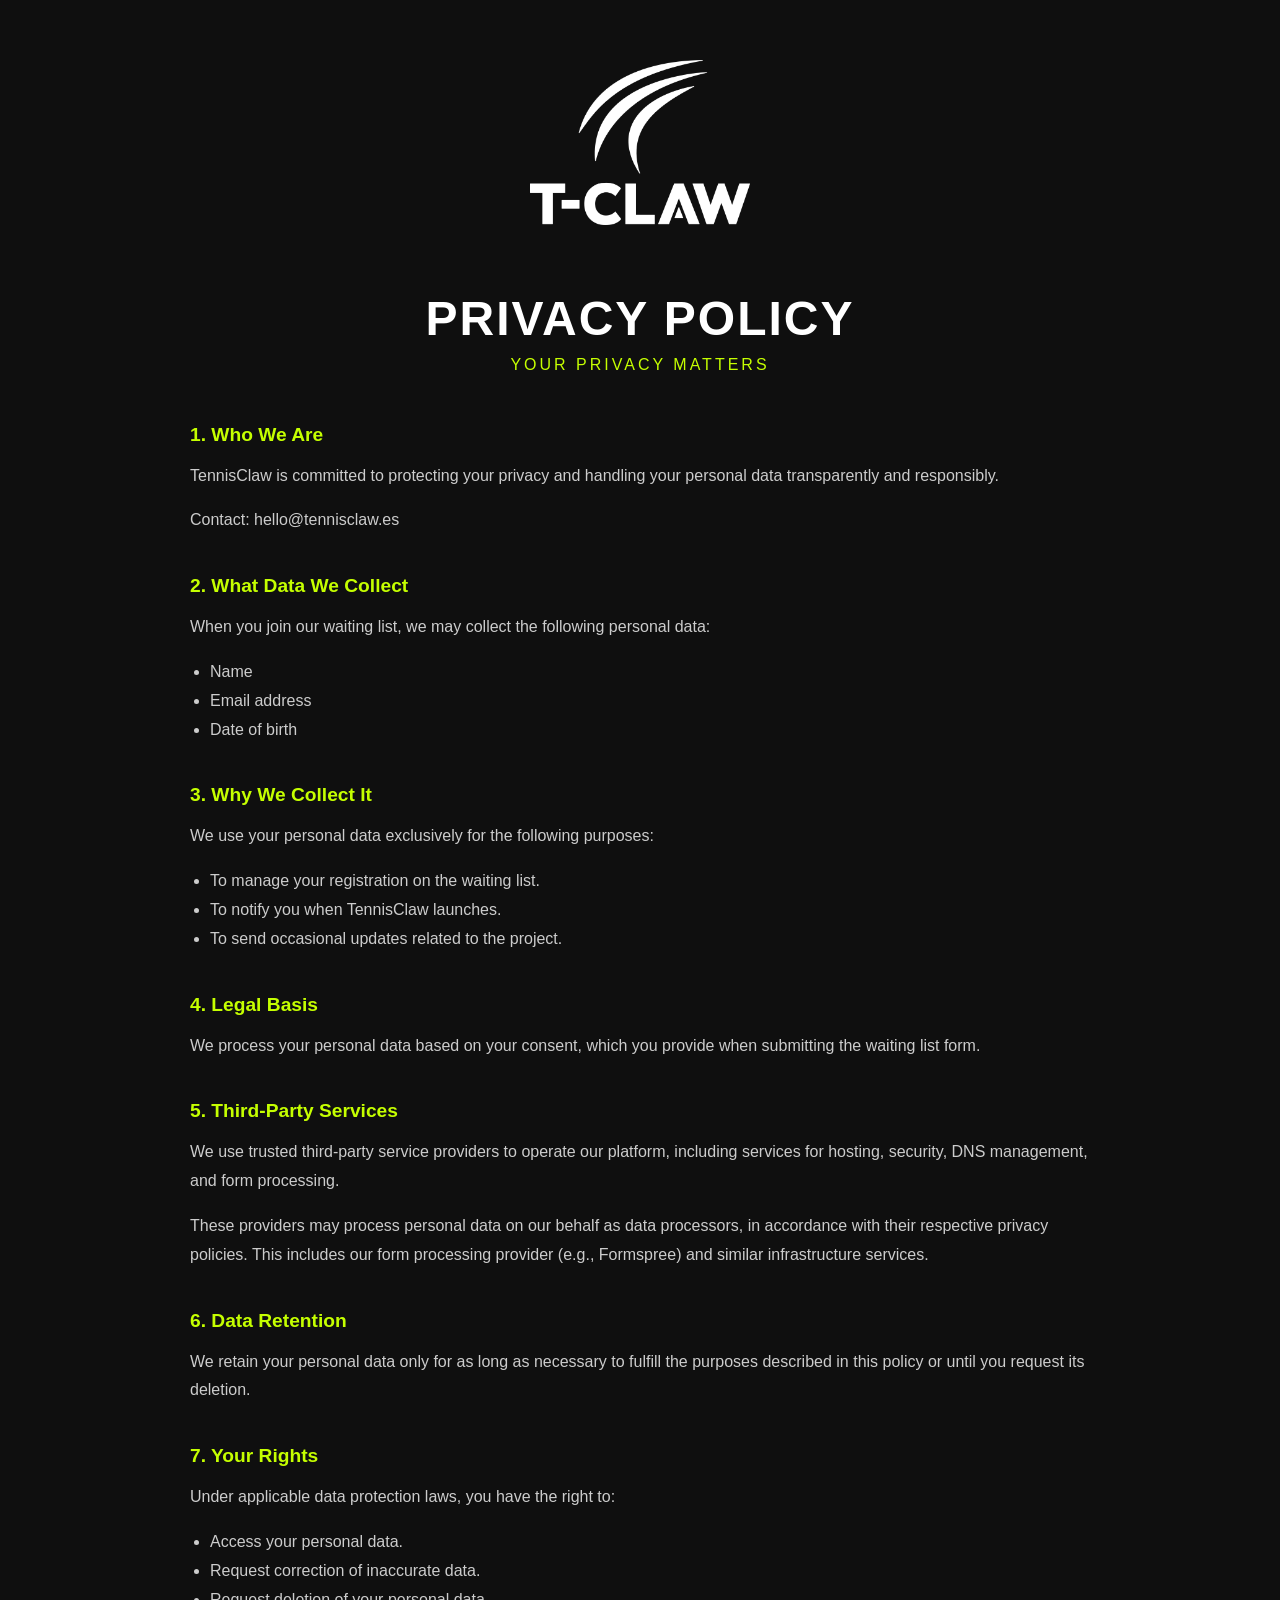
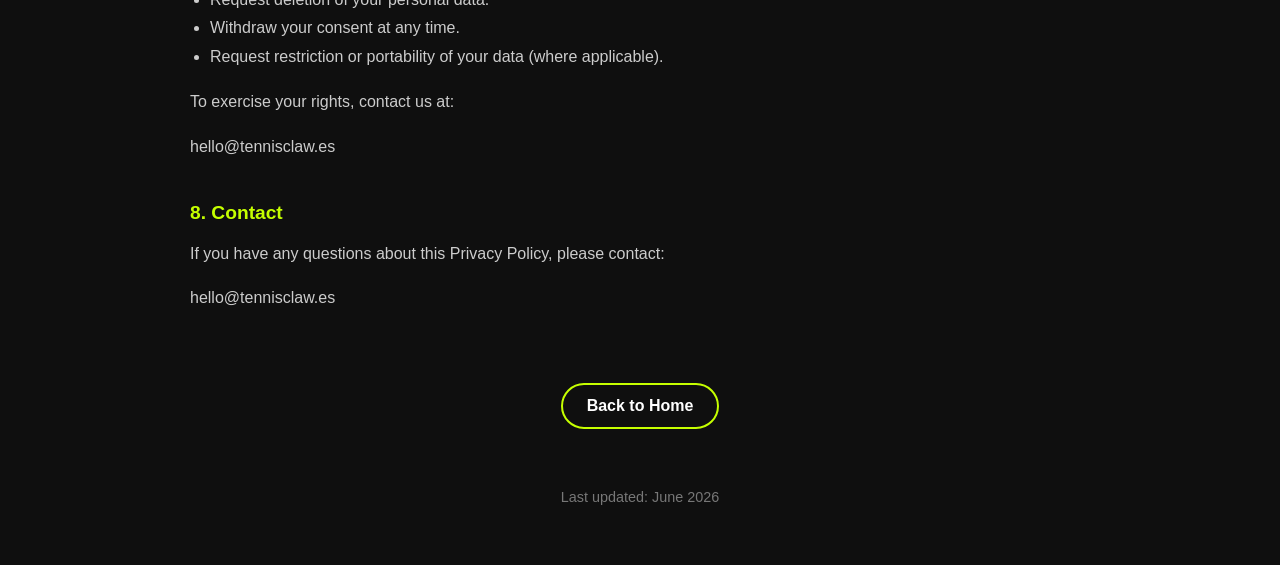
<file: en/privacy-policy.html>
<!DOCTYPE html>
<html lang="en">
<head>
<meta charset="UTF-8">
<meta name="viewport" content="width=device-width, initial-scale=1.0">

<title>Privacy Policy | TennisClaw</title>

<link rel="stylesheet" href="../assets/css/style.css">
<link rel="icon" href="../assets/images/favicon.svg" type="image/svg+xml">
<link rel="canonical" href="https://tennisclaw.es/en/privacy-policy.html">
<link rel="alternate" hreflang="en" href="https://tennisclaw.es/en/">
<link rel="alternate" hreflang="es" href="https://tennisclaw.es/es/">
<link rel="alternate" hreflang="x-default" href="https://tennisclaw.es/">
</head>

<body>

<div class="legal-container">

    <div class="logo">
        <img src="../assets/images/T_CLAW_LOGO_W.png" alt="TennisClaw Logo">
    </div>

    <h1 class="page-title">PRIVACY POLICY</h1>

    <div class="page-subtitle">
        Your Privacy Matters
    </div>

    <div class="section">
        <h2>1. Who We Are</h2>

        <p>
            TennisClaw is committed to protecting your privacy and handling
            your personal data transparently and responsibly.
        </p>

        <p>
            Contact: hello@tennisclaw.es
        </p>
    </div>

    <div class="section">
        <h2>2. What Data We Collect</h2>

        <p>
            When you join our waiting list, we may collect the following personal data:
        </p>

        <ul>
            <li>Name</li>
            <li>Email address</li>
            <li>Date of birth</li>
        </ul>
    </div>

    <div class="section">
        <h2>3. Why We Collect It</h2>

        <p>
            We use your personal data exclusively for the following purposes:
        </p>

        <ul>
            <li>To manage your registration on the waiting list.</li>
            <li>To notify you when TennisClaw launches.</li>
            <li>To send occasional updates related to the project.</li>
        </ul>
    </div>

    <div class="section">
        <h2>4. Legal Basis</h2>

        <p>
            We process your personal data based on your consent, which you provide
            when submitting the waiting list form.
        </p>
    </div>

    <div class="section">
        <h2>5. Third-Party Services</h2>

        <p>
            We use trusted third-party service providers to operate our platform,
            including services for hosting, security, DNS management, and form processing.
        </p>

        <p>
            These providers may process personal data on our behalf as data processors,
            in accordance with their respective privacy policies. This includes our form
            processing provider (e.g., Formspree) and similar infrastructure services.
        </p>
    </div>

    <div class="section">
        <h2>6. Data Retention</h2>

        <p>
            We retain your personal data only for as long as necessary to
            fulfill the purposes described in this policy or until you request its deletion.
        </p>
    </div>

    <div class="section">
        <h2>7. Your Rights</h2>

        <p>
            Under applicable data protection laws, you have the right to:
        </p>

        <ul>
            <li>Access your personal data.</li>
            <li>Request correction of inaccurate data.</li>
            <li>Request deletion of your personal data.</li>
            <li>Withdraw your consent at any time.</li>
            <li>Request restriction or portability of your data (where applicable).</li>
        </ul>

        <p>
            To exercise your rights, contact us at:
        </p>

        <p>
            hello@tennisclaw.es
        </p>
    </div>

    <div class="section">
        <h2>8. Contact</h2>

        <p>
            If you have any questions about this Privacy Policy, please contact:
        </p>

        <p>
            hello@tennisclaw.es
        </p>
    </div>

    <a href="index.html" class="back-button">
        Back to Home
    </a>

    <div class="footer-note">
        Last updated: June 2026
    </div>

</div>

</body>
</html>
</file>
<file: assets/css/style.css>
body{
    margin:0;
    font-family:Arial,sans-serif;
    background:#0f0f0f;
    color:white;
    display:flex;
    justify-content:center;
    align-items:center;
    min-height:100vh;
    text-align:center;
}

/* Landing */
body.home-page{
    display:flex;
    justify-content:center;
    align-items:center;
    min-height:100vh;
}
.container{
    max-width:900px;
    padding:40px;
}

.logo img{
    max-width:220px;
    width:100%;
    margin-bottom:30px;
}

.slogan{
    color:#c5ff00;
    font-size:1rem;
    letter-spacing:4px;
    text-transform:uppercase;
    margin-bottom:15px;
}

.brand{
    font-size:4rem;
    font-weight:900;
    letter-spacing:3px;
    margin-bottom:20px;
}

.tagline{
    font-size:1.8rem;
    margin-bottom:25px;
}

.description{
    color:#cccccc;
    line-height:1.7;
    margin-bottom:40px;
    font-size:1.1rem;
    max-width:700px;
    margin-left:auto;
    margin-right:auto;
}

.coming-soon{
    border:2px solid #c5ff00;
    display:inline-block;
    padding:15px 30px;
    border-radius:50px;
    font-weight:bold;
}

.socials{
    margin-top:40px;
}

.contact-button{
    display:inline-block;
    margin-top:20px;
    padding:12px 24px;
    border:2px solid #c5ff00;
    border-radius:30px;
    color:white;
    text-decoration:none;
    font-weight:bold;
    transition:0.3s;
}

.contact-button:hover{
    background:#c5ff00;
    color:black;
}

.social-icon{
    width:32px;
    height:32px;
    fill:white;
    transition:0.3s;
}

.social-icon:hover{
    transform:scale(1.15);
}

.email{
    margin-top:18px;
    color:#cccccc;
    font-size:0.95rem;
    letter-spacing:1px;
}

@media (max-width:768px){

    .brand{
        font-size:2.8rem;
    }

    .tagline{
        font-size:1.3rem;
    }

    .description{
        font-size:1rem;
    }

    .logo img{
        max-width:180px;
    }
}
.instagram-link{
    display:inline-flex;
    align-items:center;
    gap:10px;
    margin-bottom:20px;
    text-decoration:none;
}

.instagram-link img{
    width:32px;
    height:32px;
    filter: brightness(0) invert(1);
    transition:0.3s;
}

.instagram-link img:hover{
    opacity:0.7;
}

.contact-email{
    color:#cccccc;
    margin-bottom:20px;
    font-size:0.95rem;
    letter-spacing:1px;
}


.instagram-text{
    color:white;
    font-size:0.95rem;
    letter-spacing:1px;
    transition:0.3s;
}

.instagram-link:hover .instagram-text{
    opacity:0.7;
}

/* ==========================
   PRIVACY POLICY
========================== */

.legal-container{
    max-width:900px;
    margin:0 auto;
    padding:60px 40px;
}

.page-title{
    text-align:center;
    font-size:3rem;
    font-weight:900;
    letter-spacing:2px;
    margin-bottom:10px;
}

.page-subtitle{
    text-align:center;
    color:#c5ff00;
    letter-spacing:3px;
    text-transform:uppercase;
    margin-bottom:50px;
}

.section{
    margin-bottom:40px;
    text-align:left;
}

.section h2{
    color:#c5ff00;
    font-size:1.2rem;
    margin-bottom:15px;
}

.section p,
.section li{
    color:#cccccc;
    line-height:1.8;
}

.section ul{
    padding-left:20px;
}

.back-button{
    display:inline-block;
    margin-top:30px;
    padding:12px 24px;
    border:2px solid #c5ff00;
    border-radius:30px;
    color:white;
    text-decoration:none;
    font-weight:bold;
    transition:0.3s;
}

.back-button:hover{
    background:#c5ff00;
    color:black;
}

.footer-note{
    margin-top:60px;
    color:#777;
    font-size:0.9rem;
    text-align:center;
}

@media (max-width:768px){

    .page-title{
        font-size:2.2rem;
    }

    .legal-container{
        padding:40px 25px;
    }

}

.legal-links{
    margin-top:10px;
    margin-bottom:20px;
}

.legal-links a{
    color:#888;
    text-decoration:none;
    font-size:0.9rem;
    transition:0.3s;
}

.legal-links a:hover{
    color:#c5ff00;
}

/* ==========================
   NUEVA VENTANA MODAL INTERACTIVA
========================== */

/* Botón que reemplaza a .coming-soon */
.coming-soon-btn {
    background: transparent;
    color: white;
    border: 2px solid #c5ff00;
    display: inline-block;
    padding: 15px 35px;
    border-radius: 50px;
    font-weight: bold;
    font-size: 1rem;
    cursor: pointer;
    letter-spacing: 1px;
    transition: 0.3s ease;
}

.coming-soon-btn:hover {
    background: #c5ff00;
    color: #0f0f0f;
    box-shadow: 0 0 15px rgba(197, 255, 0, 0.4);
}

/* El fondo oscurecido y desenfocado */
.modal-overlay {
    position: fixed;
    top: 0;
    left: 0;
    width: 100vw;
    height: 100vh;
    background: rgba(0, 0, 0, 0.8);
    backdrop-filter: blur(5px);
    -webkit-backdrop-filter: blur(5px);
    display: flex;
    justify-content: center;
    align-items: center;
    opacity: 0;
    pointer-events: none;
    transition: opacity 0.4s ease;
    z-index: 9999;
}

/* Estado activo de la modal */
.modal-overlay.active {
    opacity: 1;
    pointer-events: auto;
}

/* La tarjeta del formulario */
.modal-card {
    background: #161616;
    border: 1px solid rgba(197, 255, 0, 0.3);
    padding: 45px 40px;
    border-radius: 12px;
    max-width: 420px;
    width: 90%;
    position: relative;
    text-align: center;
    transform: translateY(-20px);
    transition: transform 0.4s ease;
    box-shadow: 0 20px 40px rgba(0,0,0,0.5);
}

.modal-overlay.active .modal-card {
    transform: translateY(0);
}

/* Botón cerrar (X) */
.close-btn {
    position: absolute;
    top: 15px;
    right: 20px;
    background: none;
    border: none;
    color: #888;
    font-size: 2rem;
    cursor: pointer;
    transition: 0.3s;
    line-height: 1;
}

.close-btn:hover {
    color: #c5ff00;
}

.modal-card h3 {
    margin: 0 0 10px 0;
    font-size: 1.8rem;
    font-weight: 900;
    letter-spacing: 1px;
}

.modal-card p {
    color: #cccccc;
    font-size: 0.95rem;
    margin-bottom: 30px;
    line-height: 1.5;
}

/* Elementos del Formulario */
.modal-form {
    display: flex;
    flex-direction: column;
    gap: 15px;
}

.modal-form input[type="email"] {
    background: #222;
    border: 1px solid #333;
    padding: 14px 20px;
    border-radius: 6px;
    color: white;
    font-size: 1rem;
    outline: none;
    transition: 0.3s;
}

.modal-form input[type="email"]:focus {
    border-color: #c5ff00;
    background: #262626;
}

.submit-btn {
    background: #c5ff00;
    color: black;
    border: none;
    padding: 14px;
    border-radius: 6px;
    font-weight: bold;
    font-size: 1rem;
    cursor: pointer;
    transition: 0.3s;
}

.submit-btn:hover {
    background: #b2e600;
    box-shadow: 0 5px 15px rgba(197, 255, 0, 0.2);
}

/* Alineación de los campos Email + Fecha */
.form-row {
    display: flex;
    gap: 15px;
    width: 100%;
}

/* Forzar que todos los inputs mantengan el diseño de tu marca */
.modal-form input[type="text"],
.modal-form input[type="number"],
.modal-form input[type="date"] {
    background: #222;
    border: 1px solid #333;
    padding: 14px 20px;
    border-radius: 6px;
    color: white;
    font-size: 1rem;
    outline: none;
    transition: 0.3s;
    font-family: Arial, sans-serif;
}

.modal-form input[type="text"]:focus,
.modal-form input[type="number"]:focus,
.modal-form input[type="date"]:focus {
    border-color: #c5ff00;
    background: #262626;
}

@media (max-width: 480px) {
    .form-row {
        flex-direction: column;
    }
}

/* ==========================
   CORRECCIÓN TEXTO GRIS INPUT DATE
========================== */

/* 1. Forzar el texto interno del formato (dd/mm/aaaa) a gris tenue por defecto */
.modal-form input[type="date"]::-webkit-datetime-edit,
.modal-form input[type="date"]::-webkit-datetime-edit-text,
.modal-form input[type="date"]::-webkit-datetime-edit-month-field,
.modal-form input[type="date"]::-webkit-datetime-edit-day-field,
.modal-form input[type="date"]::-webkit-datetime-edit-year-field {
    color: rgba(255, 255, 255, 0.35) !important;
}

/* 2. Forzar el icono del calendario nativo a un gris de opacidad baja */
.modal-form input[type="date"]::-webkit-calendar-picker-indicator {
    opacity: 0.35 !important;
    filter: invert(1);
    cursor: pointer;
}

/* 3. Cuando el valor cambie a una fecha elegida válida, el texto pasa a blanco brillante */
.modal-form input[type="date"]:valid::-webkit-datetime-edit,
.modal-form input[type="date"]:valid::-webkit-datetime-edit-text,
.modal-form input[type="date"]:valid::-webkit-datetime-edit-month-field,
.modal-form input[type="date"]:valid::-webkit-datetime-edit-day-field,
.modal-form input[type="date"]:valid::-webkit-datetime-edit-year-field {
    color: #ffffff !important;
}

/* Compatibilidad extra de placeholder en Firefox */
.modal-form input[type="date"]::placeholder {
    color: rgba(255, 255, 255, 0.35);
}
</file>
